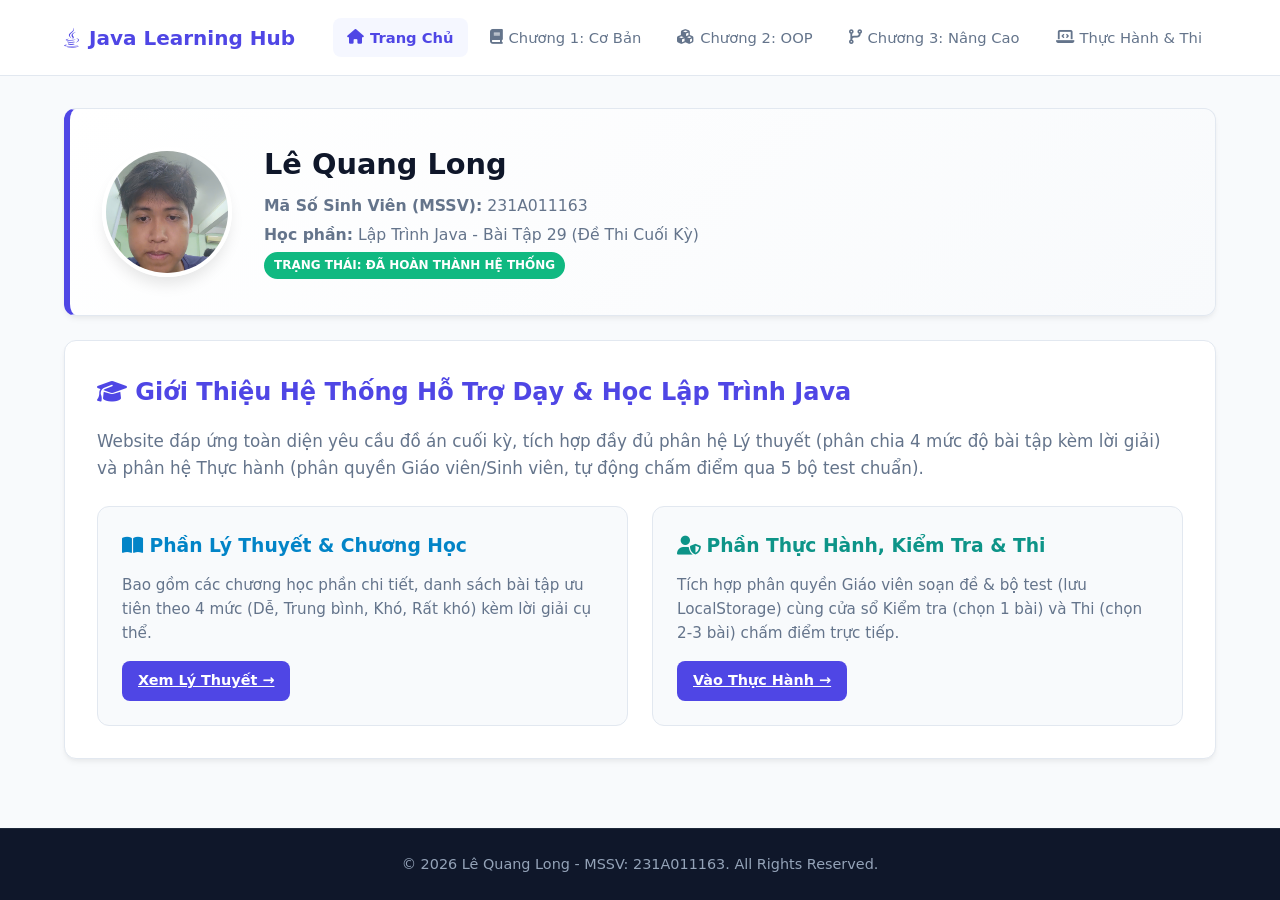
<file: index.html>
<!DOCTYPE html>
<html lang="vi">
<head>
    <meta charset="UTF-8">
    <meta name="viewport" content="width=device-width, initial-scale=1.0">
    <title>Trang Chủ - Website Dạy Học Môn Lập Trình Java</title>
    <link rel="stylesheet" href="css/style.css">
    <link rel="stylesheet" href="https://cdnjs.cloudflare.com/ajax/libs/font-awesome/6.4.0/css/all.min.css">
</head>
<body>

    <header>
        <div class="nav-container">
            <div class="logo">
                <i class="fab fa-java"></i> Java Learning Hub
            </div>
            <nav>
                <ul>
                    <li><a href="index.html" class="active btn-home-nav"><i class="fas fa-home"></i> Trang Chủ</a></li>
                    <li><a href="lythuyet.html#chap1"><i class="fas fa-book"></i> Chương 1: Cơ Bản</a></li>
                    <li><a href="lythuyet.html#chap2"><i class="fas fa-cubes"></i> Chương 2: OOP</a></li>
                    <li><a href="lythuyet.html#chap3"><i class="fas fa-code-branch"></i> Chương 3: Nâng Cao</a></li>
                    <li><a href="thuchanh.html"><i class="fas fa-laptop-code"></i> Thực Hành & Thi</a></li>
                </ul>
            </nav>
        </div>
    </header>

    <div class="main-container">

        <!-- PHẦN 2: THÔNG TIN SINH VIÊN -->
        <div class="card profile-card">
            <img src="images/avt.jpg" alt="Ảnh đại diện Lê Quang Long" class="profile-avatar" onerror="this.src='https://via.placeholder.com/130'">
            <div class="profile-info">
                <h2>Lê Quang Long</h2>
                <p><strong>Mã Số Sinh Viên (MSSV):</strong> 231A011163</p>
                <p><strong>Học phần:</strong> Lập Trình Java - Bài Tập 29 (Đề Thi Cuối Kỳ)</p>
                <p><span class="badge badge-easy">Trạng thái: Đã hoàn thành hệ thống</span></p>
            </div>
        </div>

        <!-- PHẦN 1: GIỚI THIỆU TRANG CHÍNH & HỆ THỐNG -->
        <div class="card">
            <h2 style="color: var(--primary); margin-bottom: 16px;">
                <i class="fas fa-graduation-cap"></i> Giới Thiệu Hệ Thống Hỗ Trợ Dạy & Học Lập Trình Java
            </h2>
            <p style="margin-bottom: 20px; color: var(--text-muted); font-size: 1.05rem;">
                Website đáp ứng toàn diện yêu cầu đồ án cuối kỳ, tích hợp đầy đủ phân hệ Lý thuyết (phân chia 4 mức độ bài tập kèm lời giải) và phân hệ Thực hành (phân quyền Giáo viên/Sinh viên, tự động chấm điểm qua 5 bộ test chuẩn).
            </p>

            <div style="display: grid; grid-template-columns: 1fr 1fr; gap: 24px; margin-top: 24px;">
                <div style="background: #f8fafc; padding: 24px; border-radius: var(--radius); border: 1px solid var(--border);">
                    <h3 style="margin-bottom: 12px; color: #0284c7;"><i class="fas fa-book-open"></i> Phần Lý Thuyết & Chương Học</h3>
                    <p style="font-size: 0.95rem; color: var(--text-muted); margin-bottom: 16px;">
                        Bao gồm các chương học phần chi tiết, danh sách bài tập ưu tiên theo 4 mức (Dễ, Trung bình, Khó, Rất khó) kèm lời giải cụ thể.
                    </p>
                    <a href="lythuyet.html" class="btn btn-primary" style="font-size: 0.9rem; padding: 8px 16px;">Xem Lý Thuyết &rarr;</a>
                </div>

                <div style="background: #f8fafc; padding: 24px; border-radius: var(--radius); border: 1px solid var(--border);">
                    <h3 style="margin-bottom: 12px; color: #0d9488;"><i class="fas fa-user-shield"></i> Phần Thực Hành, Kiểm Tra & Thi</h3>
                    <p style="font-size: 0.95rem; color: var(--text-muted); margin-bottom: 16px;">
                        Tích hợp phân quyền Giáo viên soạn đề & bộ test (lưu LocalStorage) cùng cửa sổ Kiểm tra (chọn 1 bài) và Thi (chọn 2-3 bài) chấm điểm trực tiếp.
                    </p>
                    <a href="thuchanh.html" class="btn btn-primary" style="font-size: 0.9rem; padding: 8px 16px;">Vào Thực Hành &rarr;</a>
                </div>
            </div>
        </div>

    </div>

    <footer>
        <p>&copy; 2026 Lê Quang Long - MSSV: 231A011163. All Rights Reserved.</p>
    </footer>

</body>
</html>
</file>
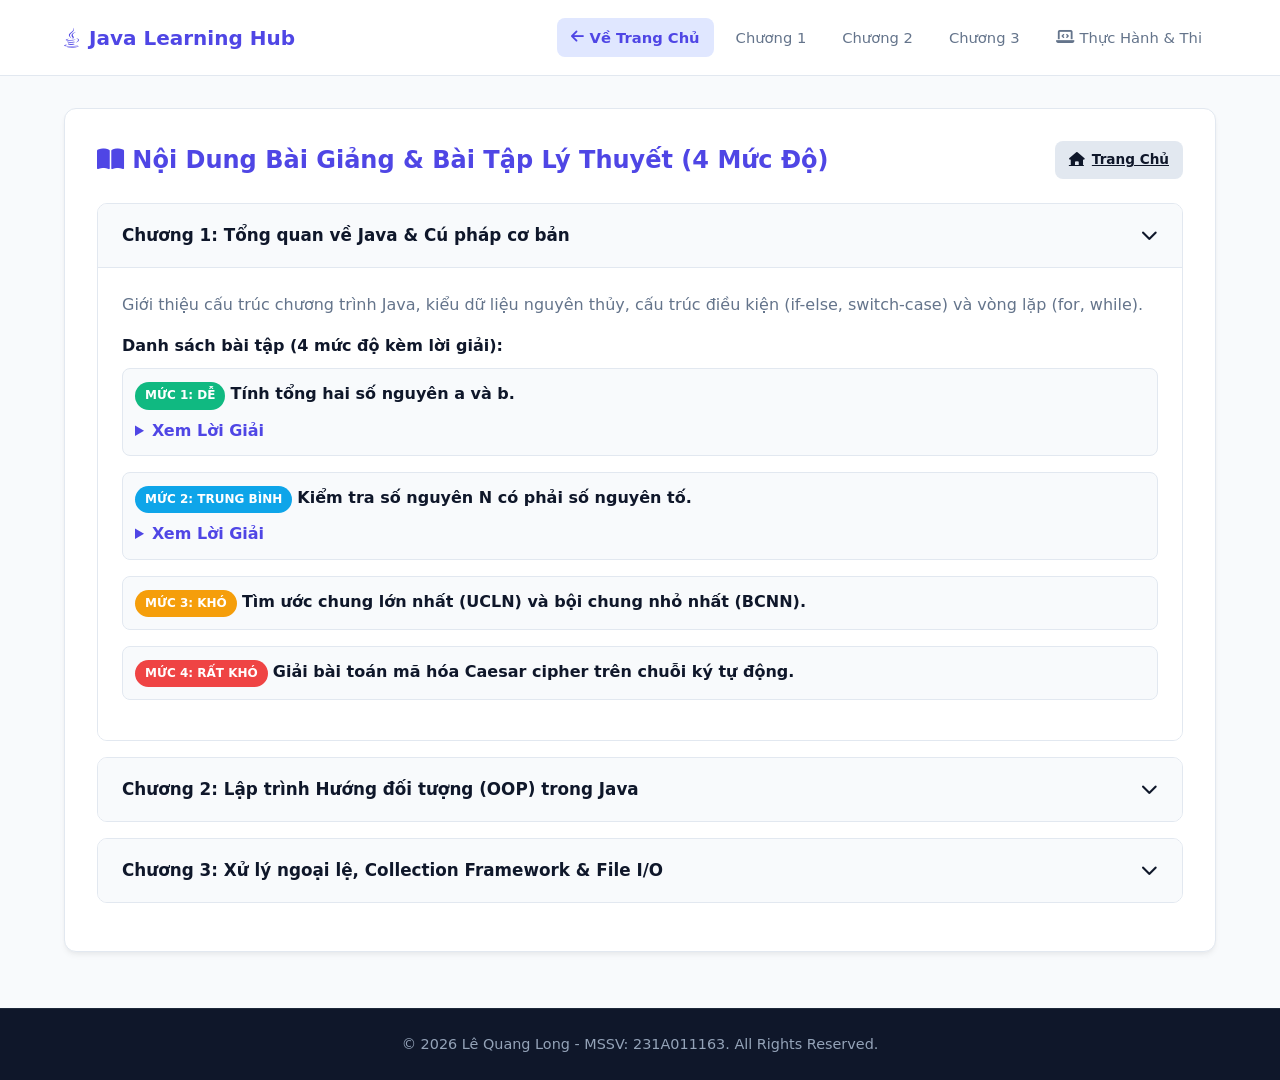
<file: lythuyet.html>
<!DOCTYPE html>
<html lang="vi">
<head>
    <meta charset="UTF-8">
    <meta name="viewport" content="width=device-width, initial-scale=1.0">
    <title>Lý Thuyết - Website Dạy Học Môn Lập Trình Java</title>
    <link rel="stylesheet" href="css/style.css">
    <link rel="stylesheet" href="https://cdnjs.cloudflare.com/ajax/libs/font-awesome/6.4.0/css/all.min.css">
</head>
<body>

    <header>
        <div class="nav-container">
            <div class="logo">
                <i class="fab fa-java"></i> Java Learning Hub
            </div>
            <nav>
                <ul>
                    <li><a href="index.html" class="btn-home-nav"><i class="fas fa-arrow-left"></i> Về Trang Chủ</a></li>
                    <li><a href="#chap1" onclick="openChap('chap1')">Chương 1</a></li>
                    <li><a href="#chap2" onclick="openChap('chap2')">Chương 2</a></li>
                    <li><a href="#chap3" onclick="openChap('chap3')">Chương 3</a></li>
                    <li><a href="thuchanh.html"><i class="fas fa-laptop-code"></i> Thực Hành & Thi</a></li>
                </ul>
            </nav>
        </div>
    </header>

    <div class="main-container">
        
        <div class="card">
            <div style="display: flex; justify-content: space-between; align-items: center; margin-bottom: 24px;">
                <h2 style="color: var(--primary);">
                    <i class="fas fa-book-open"></i> Nội Dung Bài Giảng & Bài Tập Lý Thuyết (4 Mức Độ)
                </h2>
                <a href="index.html" class="btn" style="background: #e2e8f0; color: var(--text-main); font-size: 0.85rem; padding: 8px 14px;">
                    <i class="fas fa-home"></i> Trang Chủ
                </a>
            </div>

            <!-- CHƯƠNG 1 -->
            <div class="chapter-box" id="chap1">
                <div class="chapter-header" onclick="toggleChapter('body-chap1')">
                    <span>Chương 1: Tổng quan về Java & Cú pháp cơ bản</span>
                    <i class="fas fa-chevron-down"></i>
                </div>
                <div id="body-chap1" class="chapter-body open">
                    <p style="margin-bottom: 15px; color: var(--text-muted);">Giới thiệu cấu trúc chương trình Java, kiểu dữ liệu nguyên thủy, cấu trúc điều kiện (if-else, switch-case) và vòng lặp (for, while).</p>
                    
                    <h4 style="margin: 15px 0 10px; color: var(--text-main);">Danh sách bài tập (4 mức độ kèm lời giải):</h4>

                    <!-- Mức 1: Dễ -->
                    <div style="margin-bottom: 16px; padding: 12px; background: #f8fafc; border-radius: 8px; border: 1px solid var(--border);">
                        <span class="badge badge-easy">Mức 1: Dễ</span> <strong>Tính tổng hai số nguyên a và b.</strong>
                        <details style="margin-top: 8px;"><summary style="color: var(--primary); cursor:pointer; font-weight: 600;">Xem Lời Giải</summary>
<pre style="background: #0f172a; color: #f8fafc; padding: 12px; border-radius: 6px; margin-top: 6px; overflow-x: auto;">
public class Main {
    public static void main(String[] args) {
        int a = 5, b = 10;
        System.out.println("Tong: " + (a + b));
    }
}</pre>
                        </details>
                    </div>

                    <!-- Mức 2: Trung bình -->
                    <div style="margin-bottom: 16px; padding: 12px; background: #f8fafc; border-radius: 8px; border: 1px solid var(--border);">
                        <span class="badge badge-medium">Mức 2: Trung Bình</span> <strong>Kiểm tra số nguyên N có phải số nguyên tố.</strong>
                        <details style="margin-top: 8px;"><summary style="color: var(--primary); cursor:pointer; font-weight: 600;">Xem Lời Giải</summary>
<pre style="background: #0f172a; color: #f8fafc; padding: 12px; border-radius: 6px; margin-top: 6px; overflow-x: auto;">
public class PrimeCheck {
    public static boolean isPrime(int n) {
        if (n < 2) return false;
        for (int i = 2; i <= Math.sqrt(n); i++) {
            if (n % i == 0) return false;
        }
        return true;
    }
}</pre>
                        </details>
                    </div>

                    <!-- Mức 3: Khó -->
                    <div style="margin-bottom: 16px; padding: 12px; background: #f8fafc; border-radius: 8px; border: 1px solid var(--border);">
                        <span class="badge badge-hard">Mức 3: Khó</span> <strong>Tìm ước chung lớn nhất (UCLN) và bội chung nhỏ nhất (BCNN).</strong>
                    </div>

                    <!-- Mức 4: Rất khó -->
                    <div style="margin-bottom: 16px; padding: 12px; background: #f8fafc; border-radius: 8px; border: 1px solid var(--border);">
                        <span class="badge badge-expert">Mức 4: Rất Khó</span> <strong>Giải bài toán mã hóa Caesar cipher trên chuỗi ký tự động.</strong>
                    </div>
                </div>
            </div>

            <!-- CHƯƠNG 2 -->
            <div class="chapter-box" id="chap2">
                <div class="chapter-header" onclick="toggleChapter('body-chap2')">
                    <span>Chương 2: Lập trình Hướng đối tượng (OOP) trong Java</span>
                    <i class="fas fa-chevron-down"></i>
                </div>
                <div id="body-chap2" class="chapter-body">
                    <p style="margin-bottom: 15px; color: var(--text-muted);">Tìm hiểu Class, Object, 4 tính chất OOP: Đóng gói, Kế thừa, Đa hình, Trừu tượng.</p>
                    
                    <h4 style="margin: 15px 0 10px; color: var(--text-main);">Danh sách bài tập (4 mức độ kèm lời giải):</h4>

                    <div style="margin-bottom: 16px; padding: 12px; background: #f8fafc; border-radius: 8px; border: 1px solid var(--border);">
                        <span class="badge badge-easy">Mức 1: Dễ</span> <strong>Xây dựng lớp SinhVien gồm thuộc tính tên, điểm và phương thức in thông tin.</strong>
                    </div>

                    <div style="margin-bottom: 16px; padding: 12px; background: #f8fafc; border-radius: 8px; border: 1px solid var(--border);">
                        <span class="badge badge-medium">Mức 2: Trung Bình</span> <strong>Xây dựng lớp PhânSố và thực hiện phép cộng 2 phân số.</strong>
                    </div>

                    <div style="margin-bottom: 16px; padding: 12px; background: #f8fafc; border-radius: 8px; border: 1px solid var(--border);">
                        <span class="badge badge-hard">Mức 3: Khó</span> <strong>Quản lý danh sách nhân viên sử dụng tính kế thừa và đa hình (Nợ lương, Thưởng).</strong>
                    </div>

                    <div style="margin-bottom: 16px; padding: 12px; background: #f8fafc; border-radius: 8px; border: 1px solid var(--border);">
                        <span class="badge badge-expert">Mức 4: Rất Khó</span> <strong>Thiết kế hệ thống ngân hàng dùng Interface và Abstract Class quản lý tài khoản.</strong>
                    </div>
                </div>
            </div>

            <!-- CHƯƠNG 3 -->
            <div class="chapter-box" id="chap3">
                <div class="chapter-header" onclick="toggleChapter('body-chap3')">
                    <span>Chương 3: Xử lý ngoại lệ, Collection Framework & File I/O</span>
                    <i class="fas fa-chevron-down"></i>
                </div>
                <div id="body-chap3" class="chapter-body">
                    <p style="margin-bottom: 15px; color: var(--text-muted);">Quản lý lỗi try-catch, sử dụng ArrayList, HashMap, HashSet và đọc ghi file văn bản.</p>
                    
                    <h4 style="margin: 15px 0 10px; color: var(--text-main);">Danh sách bài tập (4 mức độ kèm lời giải):</h4>

                    <div style="margin-bottom: 16px; padding: 12px; background: #f8fafc; border-radius: 8px; border: 1px solid var(--border);">
                        <span class="badge badge-easy">Mức 1: Dễ</span> <strong>Xử lý ngoại lệ ArithmeticException khi chia cho 0.</strong>
                    </div>

                    <div style="margin-bottom: 16px; padding: 12px; background: #f8fafc; border-radius: 8px; border: 1px solid var(--border);">
                        <span class="badge badge-medium">Mức 2: Trung Bình</span> <strong>Sử dụng ArrayList để sắp xếp danh sách số nguyên tăng dần.</strong>
                    </div>

                    <div style="margin-bottom: 16px; padding: 12px; background: #f8fafc; border-radius: 8px; border: 1px solid var(--border);">
                        <span class="badge badge-hard">Mức 3: Khó</span> <strong>Đếm tần suất xuất hiện của từ trong file văn bản bằng HashMap.</strong>
                    </div>

                    <div style="margin-bottom: 16px; padding: 12px; background: #f8fafc; border-radius: 8px; border: 1px solid var(--border);">
                        <span class="badge badge-expert">Mức 4: Rất Khó</span> <strong>Xây dựng ứng dụng quản lý kho hàng lưu trữ tuần tự đối tượng vào file nhị phân.</strong>
                    </div>
                </div>
            </div>

        </div>
    </div>

    <footer>
        <p>&copy; 2026 Lê Quang Long - MSSV: 231A011163. All Rights Reserved.</p>
    </footer>

    <script>
        function toggleChapter(id) {
            const el = document.getElementById(id);
            el.classList.toggle('open');
        }
        function openChap(id) {
            document.getElementById('body-' + id).classList.add('open');
        }
    </script>
</body>
</html>
</file>
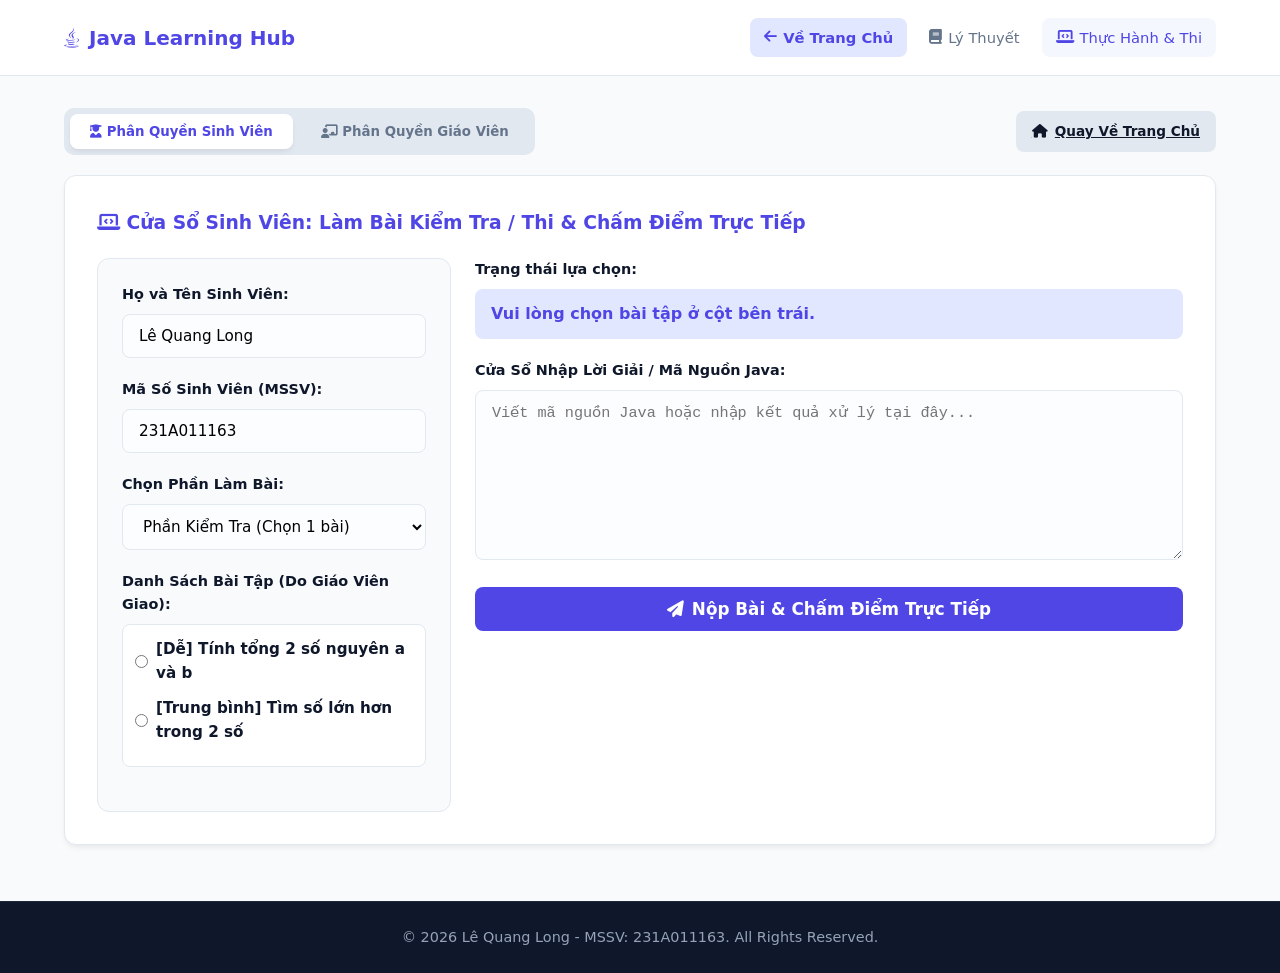
<file: thuchanh.html>
<!DOCTYPE html>
<html lang="vi">
<head>
    <meta charset="UTF-8">
    <meta name="viewport" content="width=device-width, initial-scale=1.0">
    <title>Thực Hành & Thi - Website Dạy Học Môn Lập Trình Java</title>
    <link rel="stylesheet" href="css/style.css">
    <link rel="stylesheet" href="https://cdnjs.cloudflare.com/ajax/libs/font-awesome/6.4.0/css/all.min.css">
</head>
<body>

    <header>
        <div class="nav-container">
            <div class="logo">
                <i class="fab fa-java"></i> Java Learning Hub
            </div>
            <nav>
                <ul>
                    <li><a href="index.html" class="btn-home-nav"><i class="fas fa-arrow-left"></i> Về Trang Chủ</a></li>
                    <li><a href="lythuyet.html"><i class="fas fa-book"></i> Lý Thuyết</a></li>
                    <li><a href="thuchanh.html" class="active"><i class="fas fa-laptop-code"></i> Thực Hành & Thi</a></li>
                </ul>
            </nav>
        </div>
    </header>

    <div class="main-container">
        
        <!-- THANH PHÂN QUYỀN & ĐIỀU HƯỚNG -->
        <div style="display: flex; justify-content: space-between; align-items: center; margin-bottom: 20px; flex-wrap: wrap; gap: 15px;">
            <div class="role-bar" style="margin-bottom: 0;">
                <button class="role-btn active" id="btn-student" onclick="switchRole('student')"><i class="fas fa-user-graduate"></i> Phân Quyền Sinh Viên</button>
                <button class="role-btn" id="btn-teacher" onclick="switchRole('teacher')"><i class="fas fa-chalkboard-teacher"></i> Phân Quyền Giáo Viên</button>
            </div>
            <a href="index.html" class="btn" style="background: #e2e8f0; color: var(--text-main); font-size: 0.85rem; padding: 10px 16px;">
                <i class="fas fa-home"></i> Quay Về Trang Chủ
            </a>
        </div>

        <!-- GIAO DIỆN GIÁO VIÊN: TẠO BÀI TẬP & BỘ TEST -->
        <div id="teacher-view" class="card" style="display: none;">
            <h3 style="color: var(--primary); margin-bottom: 20px;">
                <i class="fas fa-chalkboard-teacher"></i> Cửa Sổ Giáo Viên: Tạo Bài Tập & Bộ Test (Lưu vào LocalStorage)
            </h3>
            
            <div class="form-group">
                <label>Tên bài tập / Đề bài:</label>
                <input type="text" id="tc-title" class="form-control" placeholder="Ví dụ: Tính tổng các số từ 1 đến N">
            </div>

            <div class="form-group">
                <label>Mức độ bài tập:</label>
                <select id="tc-level" class="form-control">
                    <option value="Dễ">Dễ</option>
                    <option value="Trung bình">Trung bình</option>
                    <option value="Khó">Khó</option>
                </select>
            </div>

            <label style="font-weight: 600; display: block; margin-bottom: 8px;">Cấu hình 5 bộ Test Kiểm Tra (Mỗi test đúng = 2 điểm):</label>
            <table class="test-table">
                <thead>
                    <tr>
                        <th style="width: 15%;">Bộ Test</th>
                        <th style="width: 42%;">Input (Đầu vào)</th>
                        <th style="width: 43%;">Output (Đầu ra chuẩn)</th>
                    </tr>
                </thead>
                <tbody id="testcase-rows">
                    <!-- Sinh tự động bằng JS -->
                </tbody>
            </table>
            <br>
            <button class="btn btn-success" onclick="teacherSaveExercise()"><i class="fas fa-save"></i> Lưu Bài Tập Vào LocalStorage</button>
        </div>

        <!-- GIAO DIỆN SINH VIÊN: KIỂM TRA, THI & CHẤM ĐIỂM -->
        <div id="student-view" class="card">
            <h3 style="color: var(--primary); margin-bottom: 20px;">
                <i class="fas fa-laptop-code"></i> Cửa Sổ Sinh Viên: Làm Bài Kiểm Tra / Thi & Chấm Điểm Trực Tiếp
            </h3>

            <div style="display: grid; grid-template-columns: 1fr 2fr; gap: 24px;">
                
                <!-- Cột trái: Thông tin & Chọn hình thức -->
                <div style="background: #f8fafc; padding: 24px; border-radius: var(--radius); border: 1px solid var(--border);">
                    <div class="form-group">
                        <label>Họ và Tên Sinh Viên:</label>
                        <input type="text" id="sv-name" class="form-control" value="Lê Quang Long">
                    </div>
                    <div class="form-group">
                        <label>Mã Số Sinh Viên (MSSV):</label>
                        <input type="text" id="sv-id" class="form-control" value="231A011163">
                    </div>
                    <div class="form-group">
                        <label>Chọn Phần Làm Bài:</label>
                        <select id="sv-mode" class="form-control" onchange="loadStudentExercises()">
                            <option value="check">Phần Kiểm Tra (Chọn 1 bài)</option>
                            <option value="exam">Phần Thi (Chọn 2 đến 3 bài)</option>
                        </select>
                    </div>

                    <div class="form-group">
                        <label>Danh Sách Bài Tập (Do Giáo Viên Giao):</label>
                        <div id="exercise-list-container" style="max-height: 220px; overflow-y: auto; background: white; padding: 12px; border-radius: 8px; border: 1px solid var(--border);">
                            <!-- Load qua JS -->
                        </div>
                    </div>
                </div>

                <!-- Cột phải: Soạn thảo & Chấm điểm -->
                <div>
                    <div class="form-group">
                        <label>Trạng thái lựa chọn:</label>
                        <div id="selected-title" style="padding: 12px 16px; background: #e0e7ff; color: var(--primary); border-radius: 8px; font-weight: 600;">
                            Vui lòng chọn bài tập ở cột bên trái.
                        </div>
                    </div>

                    <div class="form-group">
                        <label>Cửa Sổ Nhập Lời Giải / Mã Nguồn Java:</label>
                        <textarea id="student-code" class="form-control" rows="8" placeholder="Viết mã nguồn Java hoặc nhập kết quả xử lý tại đây..."></textarea>
                    </div>

                    <button class="btn btn-primary" style="width: 100%; font-size: 1.05rem;" onclick="submitAndGrade()">
                        <i class="fas fa-paper-plane"></i> Nộp Bài & Chấm Điểm Trực Tiếp
                    </button>

                    <!-- Khung kết quả -->
                    <div id="grade-result" style="display: none; margin-top: 20px; padding: 20px; border-radius: var(--radius); background: #f8fafc; border: 1px solid var(--border);">
                        <h4 id="grade-score" style="margin-bottom: 12px; font-size: 1.1rem;"></h4>
                        <div id="grade-details"></div>
                    </div>
                </div>

            </div>
        </div>

    </div>

    <footer>
        <p>&copy; 2026 Lê Quang Long - MSSV: 231A011163. All Rights Reserved.</p>
    </footer>

    <script src="js/main.js"></script>
</body>
</html>
</file>
<file: css/style.css>
:root {
    --primary: #4f46e5;
    --primary-hover: #4338ca;
    --accent: #06b6d4;
    --bg-body: #f8fafc;
    --surface: #ffffff;
    --text-main: #0f172a;
    --text-muted: #64748b;
    --border: #e2e8f0;
    --radius: 12px;
    --shadow: 0 4px 6px -1px rgba(0, 0, 0, 0.05), 0 2px 4px -1px rgba(0, 0, 0, 0.03);
}

* {
    box-sizing: border-box;
    margin: 0;
    padding: 0;
    font-family: 'Inter', system-ui, -apple-system, sans-serif;
}

body {
    background-color: var(--bg-body);
    color: var(--text-main);
    line-height: 1.6;
    display: flex;
    flex-direction: column;
    min-height: 100vh;
}

/* NAVBAR */
header {
    background: var(--surface);
    border-bottom: 1px solid var(--border);
    position: sticky;
    top: 0;
    z-index: 1000;
}

.nav-container {
    max-width: 1200px;
    margin: 0 auto;
    padding: 0 24px;
    display: flex;
    justify-content: space-between;
    align-items: center;
    height: 75px;
}

.logo {
    font-size: 1.25rem;
    font-weight: 700;
    color: var(--primary);
    display: flex;
    align-items: center;
    gap: 10px;
}

nav ul {
    display: flex;
    list-style: none;
    gap: 8px;
    align-items: center;
    flex-wrap: wrap;
}

nav a {
    color: var(--text-muted);
    text-decoration: none;
    font-weight: 500;
    font-size: 0.92rem;
    padding: 8px 14px;
    border-radius: 8px;
    transition: all 0.2s ease;
    display: flex;
    align-items: center;
    gap: 6px;
}

nav a:hover, nav a.active {
    color: var(--primary);
    background-color: #e0e7ff55;
}

.btn-home-nav {
    background-color: #e0e7ff;
    color: var(--primary) !important;
    font-weight: 600;
}

/* CONTAINER */
.main-container {
    max-width: 1200px;
    margin: 32px auto;
    padding: 0 24px;
    flex: 1;
    width: 100%;
}

.card {
    background: var(--surface);
    border-radius: var(--radius);
    padding: 32px;
    box-shadow: var(--shadow);
    border: 1px solid var(--border);
    margin-bottom: 24px;
}

/* PROFILE */
.profile-card {
    display: flex;
    align-items: center;
    gap: 32px;
    background: linear-gradient(135deg, #ffffff 0%, #f8fafc 100%);
    border-left: 6px solid var(--primary);
}

.profile-avatar {
    width: 130px;
    height: 130px;
    border-radius: 50%;
    object-fit: cover;
    border: 4px solid #ffffff;
    box-shadow: 0 10px 15px -3px rgba(0,0,0,0.1);
}

.profile-info h2 {
    color: var(--text-main);
    font-size: 1.8rem;
    margin-bottom: 6px;
}

.profile-info p {
    color: var(--text-muted);
    font-size: 0.98rem;
    margin-bottom: 4px;
}

/* BADGES */
.badge {
    padding: 4px 10px;
    border-radius: 20px;
    font-size: 0.75rem;
    font-weight: 700;
    text-transform: uppercase;
    color: #fff;
    display: inline-block;
}
.badge-easy { background-color: #10b981; }
.badge-medium { background-color: #0ea5e9; }
.badge-hard { background-color: #f59e0b; }
.badge-expert { background-color: #ef4444; }

/* ACCORDION */
.chapter-box {
    border: 1px solid var(--border);
    border-radius: 10px;
    margin-bottom: 16px;
    overflow: hidden;
    background: #ffffff;
}

.chapter-header {
    background-color: #f8fafc;
    padding: 18px 24px;
    font-weight: 600;
    font-size: 1.05rem;
    cursor: pointer;
    display: flex;
    justify-content: space-between;
    align-items: center;
    transition: background 0.2s;
}

.chapter-header:hover {
    background-color: #f1f5f9;
    color: var(--primary);
}

.chapter-body {
    padding: 24px;
    display: none;
    border-top: 1px solid var(--border);
    background-color: #ffffff;
}

.chapter-body.open {
    display: block;
}

/* FORMS & INPUTS */
.form-group {
    margin-bottom: 20px;
}

.form-group label {
    display: block;
    margin-bottom: 8px;
    font-weight: 600;
    font-size: 0.9rem;
}

.form-control {
    width: 100%;
    padding: 12px 16px;
    border: 1px solid var(--border);
    border-radius: 8px;
    font-size: 0.95rem;
    outline: none;
    transition: all 0.2s;
    background: #fbfdff;
}

.form-control:focus {
    border-color: var(--primary);
    box-shadow: 0 0 0 3px rgba(79, 70, 229, 0.15);
    background: #ffffff;
}

textarea.form-control {
    font-family: 'Fira Code', monospace;
}

/* BUTTONS */
.btn {
    padding: 12px 24px;
    border: none;
    border-radius: 8px;
    font-weight: 600;
    font-size: 0.95rem;
    cursor: pointer;
    transition: all 0.2s;
    display: inline-flex;
    align-items: center;
    justify-content: center;
    gap: 8px;
}

.btn-primary { background-color: var(--primary); color: white; }
.btn-primary:hover { background-color: var(--primary-hover); }
.btn-success { background-color: #10b981; color: white; }
.btn-success:hover { background-color: #059669; }

/* ROLE BAR */
.role-bar {
    display: flex;
    gap: 8px;
    margin-bottom: 24px;
    background: #e2e8f0;
    padding: 6px;
    border-radius: 10px;
    width: fit-content;
}

.role-btn {
    padding: 10px 20px;
    border: none;
    border-radius: 8px;
    cursor: pointer;
    font-weight: 600;
    color: var(--text-muted);
    background: transparent;
    transition: 0.2s;
}

.role-btn.active {
    background: #ffffff;
    color: var(--primary);
    box-shadow: var(--shadow);
}

/* TEST TABLE */
.test-table {
    width: 100%;
    border-collapse: collapse;
    margin-top: 12px;
    border-radius: 8px;
    overflow: hidden;
    border: 1px solid var(--border);
}

.test-table th, .test-table td {
    padding: 12px 16px;
    text-align: left;
    border-bottom: 1px solid var(--border);
}

.test-table th {
    background-color: #f8fafc;
    font-weight: 600;
    font-size: 0.9rem;
}

footer {
    background: #0f172a;
    color: #94a3b8;
    text-align: center;
    padding: 24px;
    margin-top: auto;
    font-size: 0.9rem;
    border-top: 1px solid #1e293b;
}
</file>
